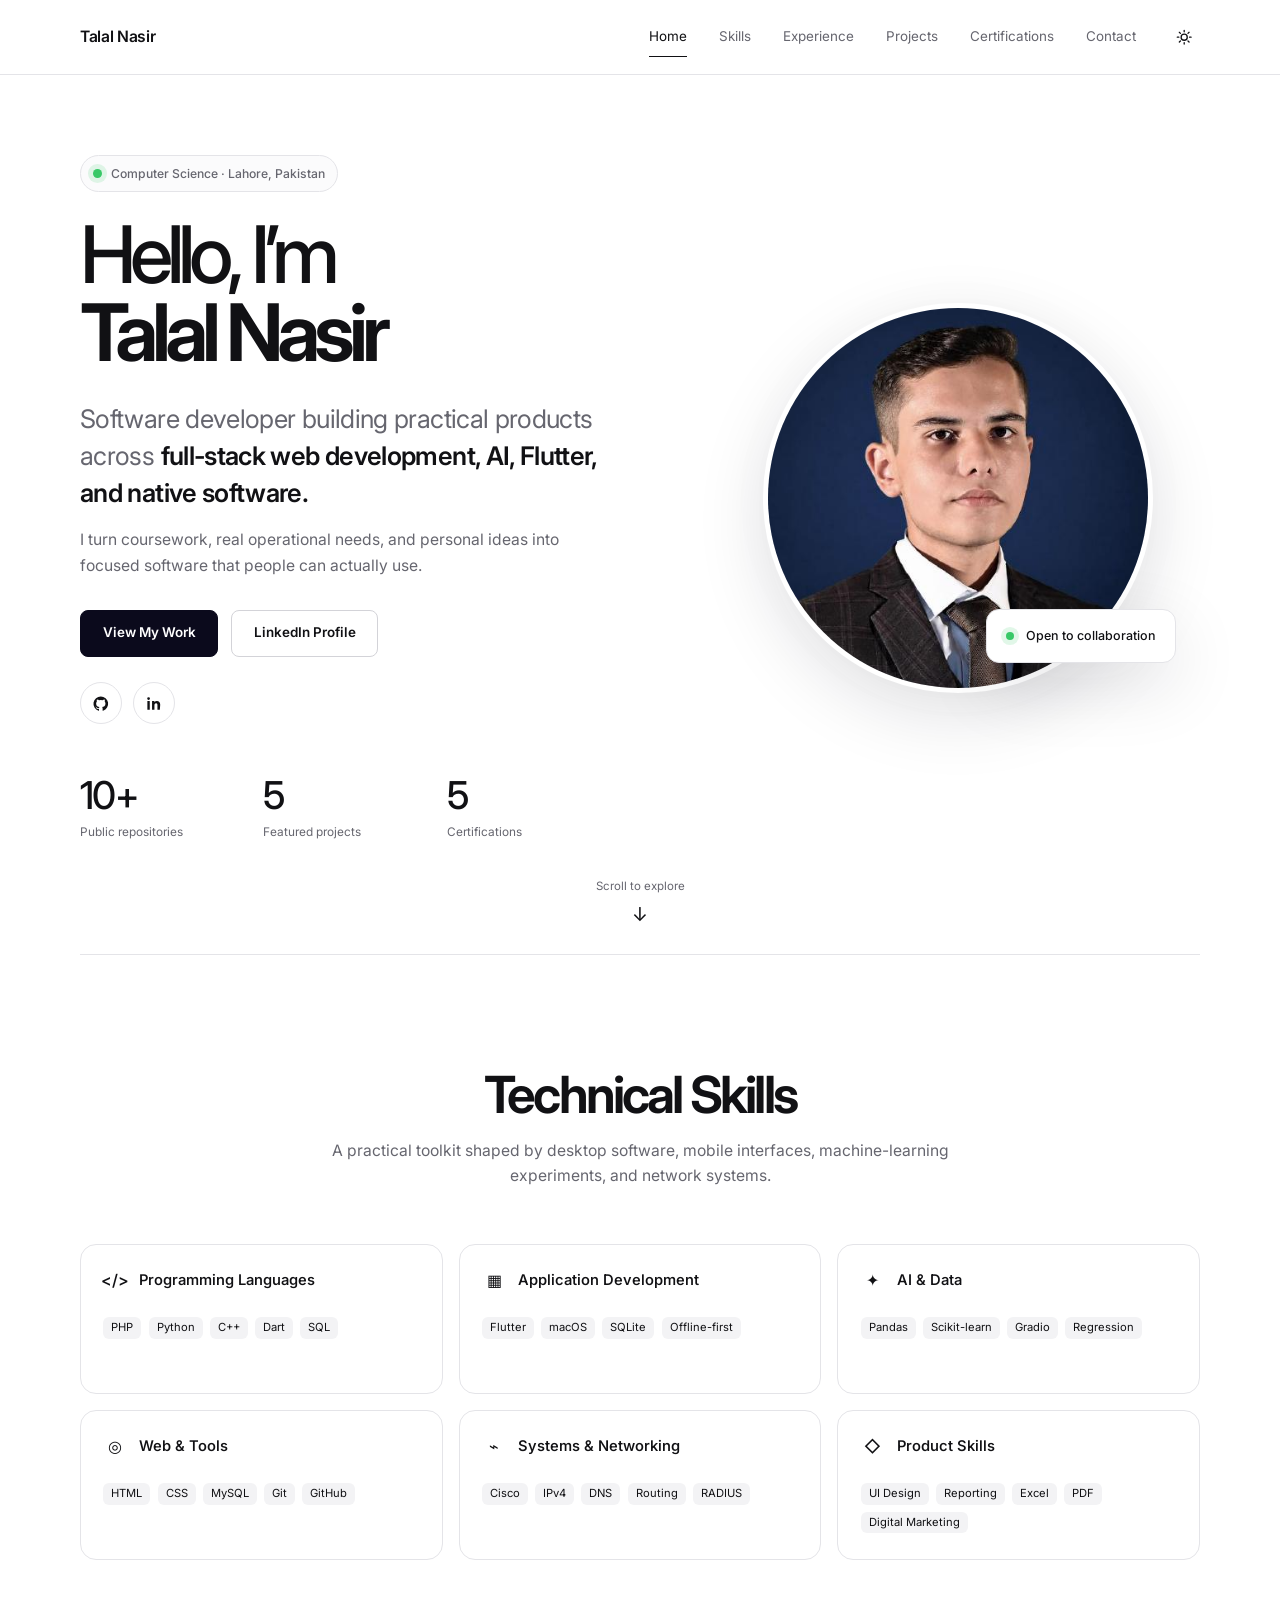
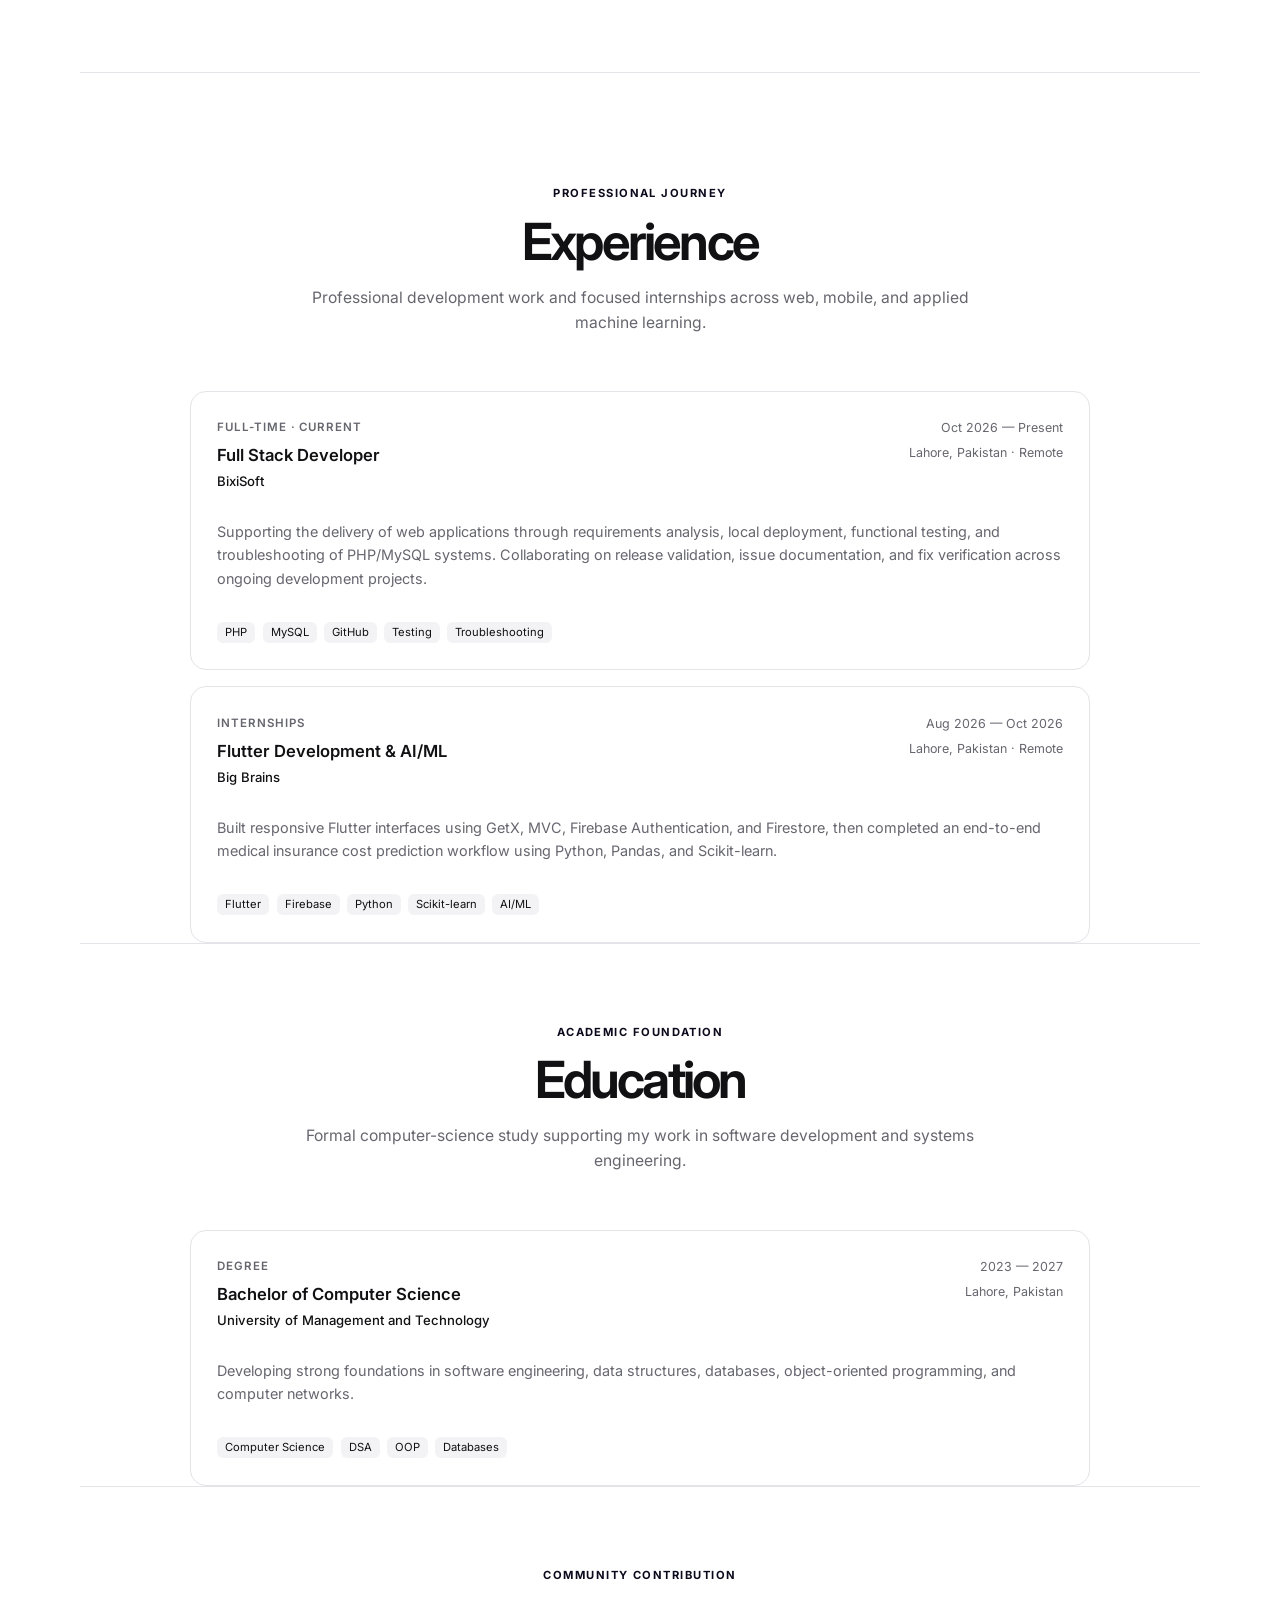
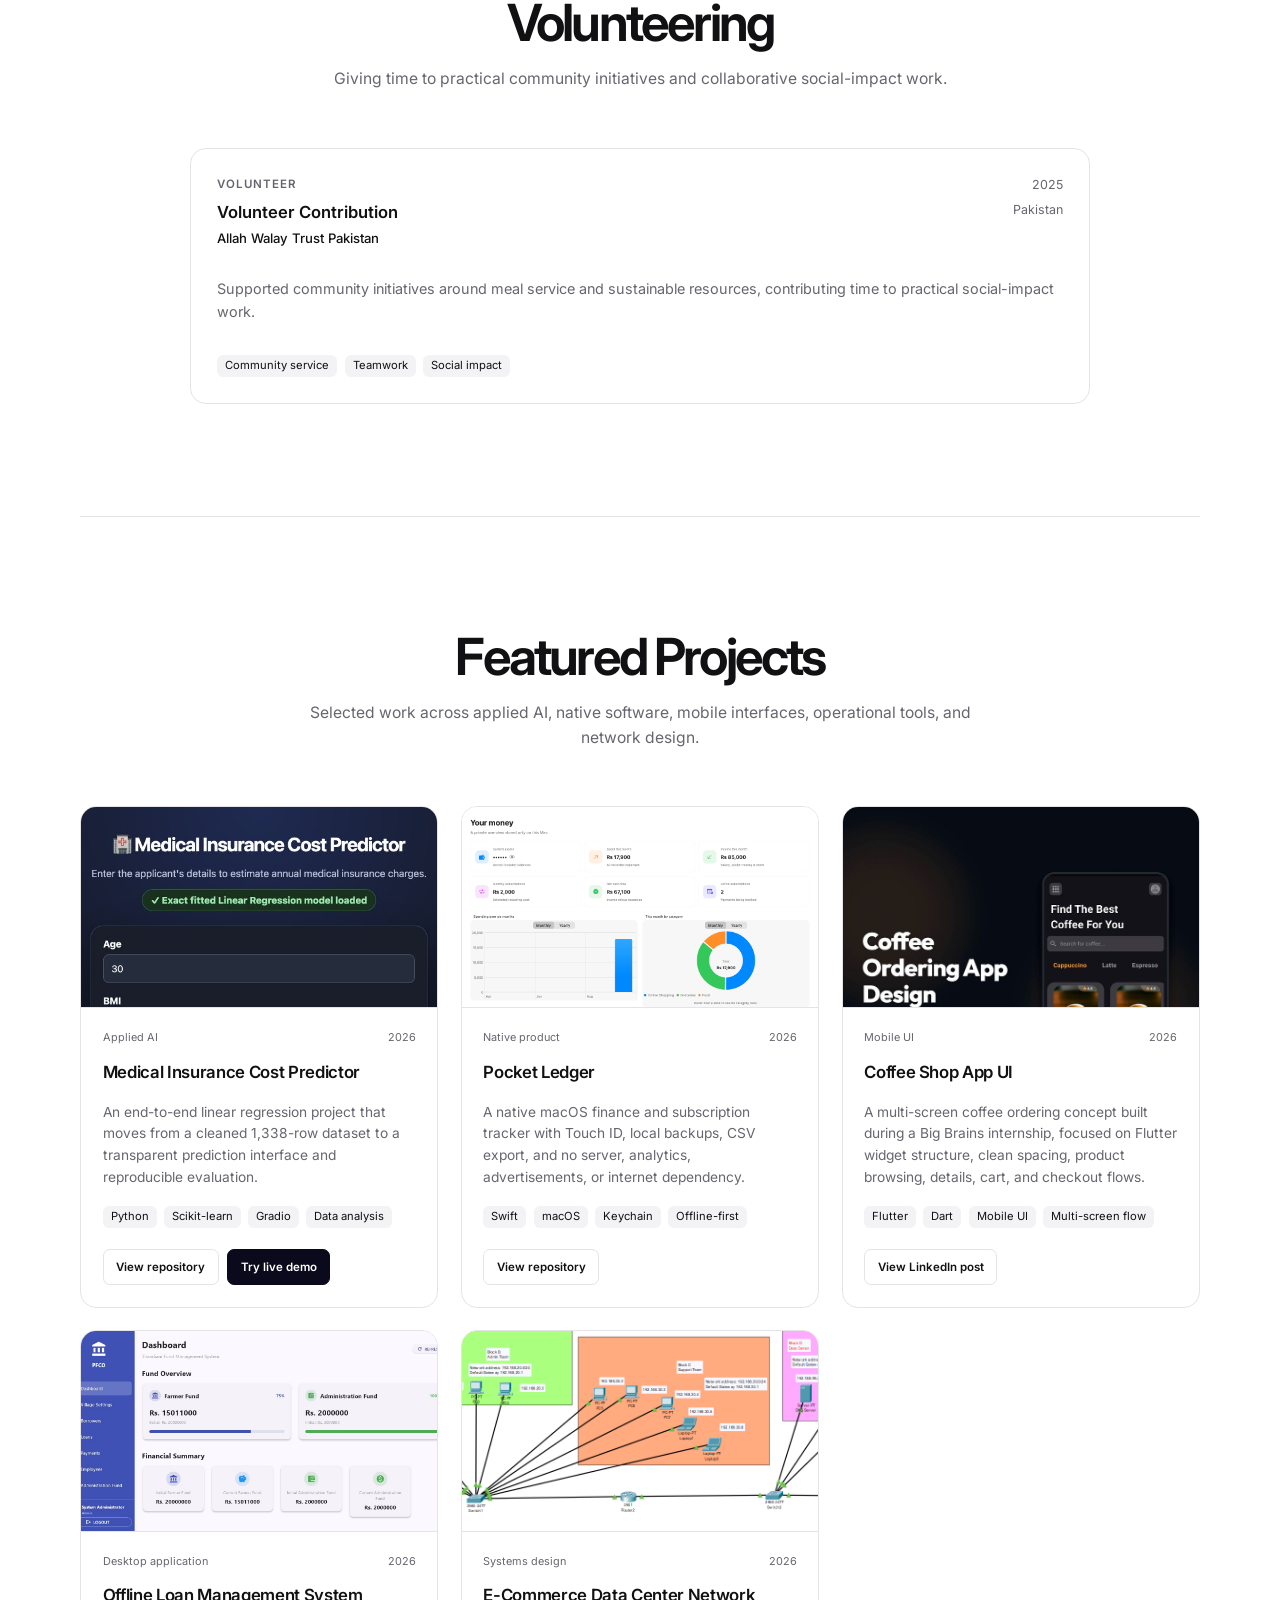
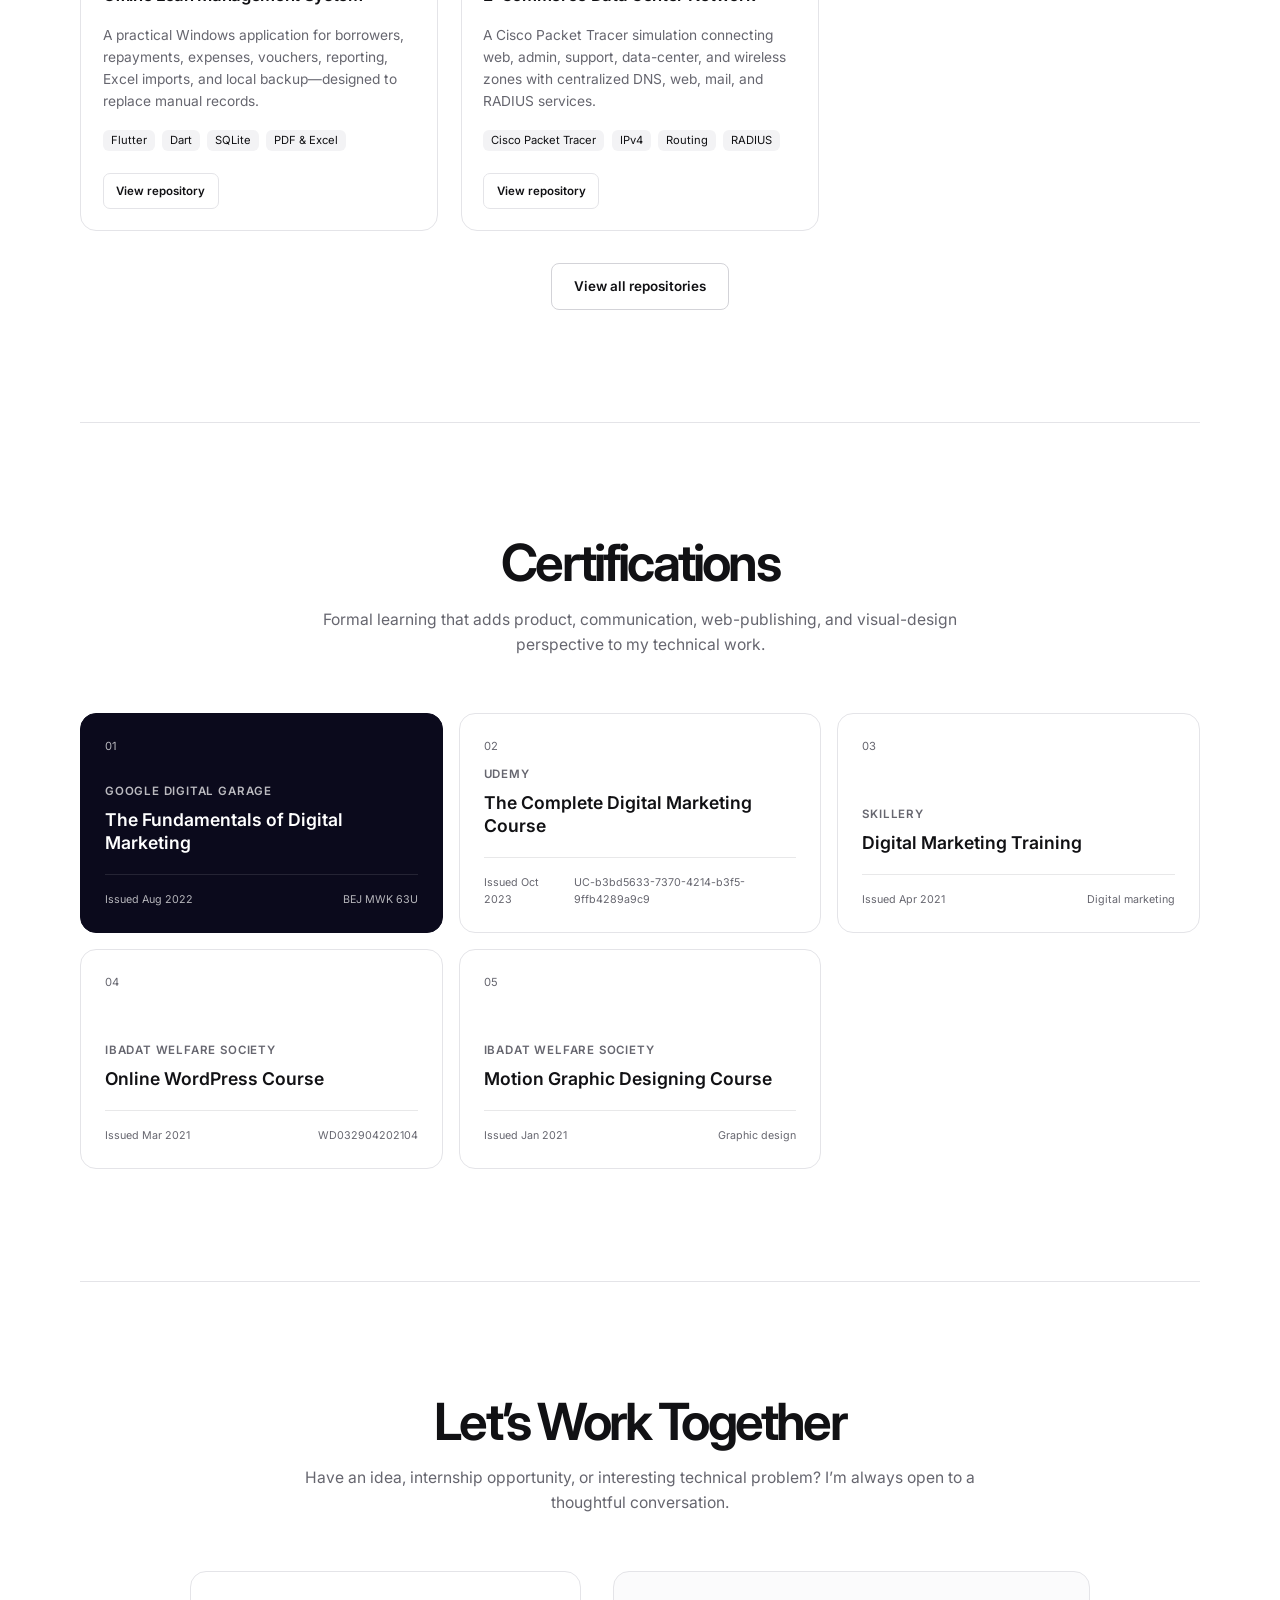
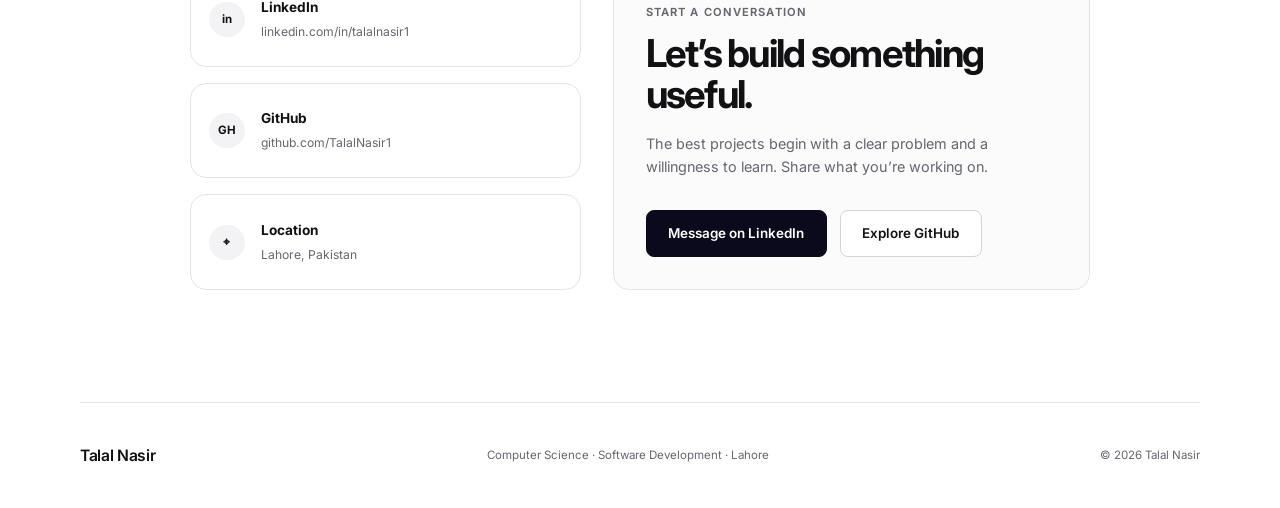
<file: index.html>
<!doctype html>
<html lang="en">
  <head>
    <meta charset="utf-8" />
    <meta name="viewport" content="width=device-width, initial-scale=1" />
    <meta name="description" content="Talal Nasir is a computer science student and software developer building practical AI, Flutter, macOS, and systems projects." />
    <meta name="theme-color" content="#ffffff" />
    <title>Talal Nasir · Software Developer</title>
    <link rel="preconnect" href="https://fonts.googleapis.com" />
    <link rel="preconnect" href="https://fonts.gstatic.com" crossorigin />
    <link href="https://fonts.googleapis.com/css2?family=Inter:wght@400;500;600;700&display=swap" rel="stylesheet" />
    <link rel="icon" href="assets/favicon.svg" type="image/svg+xml" />
    <link rel="stylesheet" href="styles.css" />
    <script src="script.js" defer></script>
  </head>
  <body>
    <a class="skip-link" href="#main">Skip to content</a>

    <header class="site-header" data-header>
      <div class="nav-shell">
        <a class="brand" href="#home" aria-label="Talal Nasir, home">Talal Nasir</a>
        <button class="menu-toggle" type="button" aria-expanded="false" aria-controls="site-nav">
          <span></span><span></span><span></span><span class="sr-only">Toggle navigation</span>
        </button>
        <nav class="site-nav" id="site-nav" aria-label="Primary navigation">
          <a href="#home">Home</a>
          <a href="#skills">Skills</a>
          <a href="#experience">Experience</a>
          <a href="#projects">Projects</a>
          <a href="#certifications">Certifications</a>
          <a href="#contact">Contact</a>
          <button class="theme-toggle" type="button" aria-label="Switch to dark theme" data-theme-toggle>
            <svg aria-hidden="true" viewBox="0 0 24 24"><path d="M12 3v2m0 14v2M3 12h2m14 0h2M5.64 5.64l1.42 1.42m9.88 9.88 1.42 1.42m0-12.72-1.42 1.42M7.06 16.94l-1.42 1.42M16 12a4 4 0 1 1-8 0 4 4 0 0 1 8 0Z"/></svg>
          </button>
        </nav>
      </div>
    </header>

    <main id="main">
      <section class="hero section" id="home" aria-labelledby="hero-title">
        <div class="hero-copy reveal">
          <p class="availability"><span></span> Computer Science · Lahore, Pakistan</p>
          <h1 id="hero-title">Hello, I’m<br /><strong>Talal Nasir</strong></h1>
          <p class="hero-lead">Software developer building practical products across <b>full-stack web development, AI, Flutter, and native software.</b></p>
          <p class="hero-note">I turn coursework, real operational needs, and personal ideas into focused software that people can actually use.</p>
          <div class="hero-actions">
            <a class="button button-primary" href="#projects">View My Work</a>
            <a class="button button-secondary" href="https://www.linkedin.com/in/talalnasir1/" target="_blank" rel="noreferrer">LinkedIn Profile</a>
          </div>
          <div class="social-links" aria-label="Social profiles">
            <a href="https://github.com/TalalNasir1" target="_blank" rel="noreferrer" aria-label="GitHub profile">
              <svg aria-hidden="true" viewBox="0 0 24 24"><path d="M12 2a10 10 0 0 0-3.16 19.49c.5.09.68-.22.68-.48v-1.87c-2.78.6-3.37-1.18-3.37-1.18-.45-1.16-1.11-1.47-1.11-1.47-.91-.62.07-.61.07-.61 1 .07 1.53 1.03 1.53 1.03.9 1.53 2.34 1.09 2.91.83.09-.65.35-1.09.64-1.34-2.22-.25-4.56-1.11-4.56-4.94 0-1.09.39-1.98 1.03-2.68-.1-.25-.45-1.27.1-2.64 0 0 .84-.27 2.75 1.02A9.58 9.58 0 0 1 12 6.82a9.6 9.6 0 0 1 2.5.34c1.9-1.29 2.74-1.02 2.74-1.02.55 1.37.2 2.39.1 2.64.64.7 1.03 1.59 1.03 2.68 0 3.84-2.34 4.68-4.57 4.93.36.31.68.92.68 1.86v2.76c0 .27.18.58.69.48A10 10 0 0 0 12 2Z"/></svg>
            </a>
            <a href="https://www.linkedin.com/in/talalnasir1/" target="_blank" rel="noreferrer" aria-label="LinkedIn profile">
              <svg aria-hidden="true" viewBox="0 0 24 24"><path d="M6.5 8.25H3.25V20H6.5V8.25ZM4.88 3A1.88 1.88 0 1 0 4.9 6.76 1.88 1.88 0 0 0 4.88 3ZM20.75 13.26c0-3.54-1.89-5.18-4.41-5.18a3.82 3.82 0 0 0-3.47 1.9V8.25H9.62V20h3.25v-5.82c0-1.53.29-3.02 2.2-3.02 1.88 0 1.9 1.76 1.9 3.12V20h3.25l.53-6.74Z"/></svg>
            </a>
          </div>
          <dl class="hero-stats" aria-label="Portfolio facts">
            <div><dt>10+</dt><dd>Public repositories</dd></div>
            <div><dt>5</dt><dd>Featured projects</dd></div>
            <div><dt>5</dt><dd>Certifications</dd></div>
          </dl>
        </div>

        <div class="portrait-wrap reveal">
          <div class="portrait-halo"></div>
          <div class="portrait-frame">
            <img src="assets/talal-nasir.jpg" alt="Portrait of Talal Nasir" width="500" height="500" />
          </div>
          <div class="portrait-status"><span></span> Open to collaboration</div>
        </div>
        <a class="scroll-cue" href="#skills">Scroll to explore <span>↓</span></a>
      </section>

      <section class="section section-block" id="skills" aria-labelledby="skills-title">
        <div class="section-heading reveal">
          <h2 id="skills-title">Technical Skills</h2>
          <p>A practical toolkit shaped by desktop software, mobile interfaces, machine-learning experiments, and network systems.</p>
        </div>
        <div class="skill-grid">
          <article class="skill-card reveal"><h3><span>&lt;/&gt;</span> Programming Languages</h3><ul><li>PHP</li><li>Python</li><li>C++</li><li>Dart</li><li>SQL</li></ul></article>
          <article class="skill-card reveal"><h3><span>▦</span> Application Development</h3><ul><li>Flutter</li><li>macOS</li><li>SQLite</li><li>Offline-first</li></ul></article>
          <article class="skill-card reveal"><h3><span>✦</span> AI &amp; Data</h3><ul><li>Pandas</li><li>Scikit-learn</li><li>Gradio</li><li>Regression</li></ul></article>
          <article class="skill-card reveal"><h3><span>◎</span> Web &amp; Tools</h3><ul><li>HTML</li><li>CSS</li><li>MySQL</li><li>Git</li><li>GitHub</li></ul></article>
          <article class="skill-card reveal"><h3><span>⌁</span> Systems &amp; Networking</h3><ul><li>Cisco</li><li>IPv4</li><li>DNS</li><li>Routing</li><li>RADIUS</li></ul></article>
          <article class="skill-card reveal"><h3><span>◇</span> Product Skills</h3><ul><li>UI Design</li><li>Reporting</li><li>Excel</li><li>PDF</li><li>Digital Marketing</li></ul></article>
        </div>
      </section>

      <section class="section section-block journey-section" id="journey" aria-label="Experience, education, and volunteering">
        <section class="journey-group" id="experience" aria-labelledby="experience-title">
          <div class="section-heading reveal">
            <p class="section-kicker">Professional journey</p>
            <h2 id="experience-title">Experience</h2>
            <p>Professional development work and focused internships across web, mobile, and applied machine learning.</p>
          </div>
          <div class="journey-list">
            <article class="journey-card reveal">
              <div><p class="journey-label">Full-time · Current</p><h3>Full Stack Developer</h3><strong>BixiSoft</strong></div>
              <div class="journey-meta"><span>Oct 2026 — Present</span><span>Lahore, Pakistan · Remote</span></div>
              <p class="journey-copy">Supporting the delivery of web applications through requirements analysis, local deployment, functional testing, and troubleshooting of PHP/MySQL systems. Collaborating on release validation, issue documentation, and fix verification across ongoing development projects.</p>
              <ul class="tag-list"><li>PHP</li><li>MySQL</li><li>GitHub</li><li>Testing</li><li>Troubleshooting</li></ul>
            </article>
            <article class="journey-card reveal">
              <div><p class="journey-label">Internships</p><h3>Flutter Development &amp; AI/ML</h3><strong>Big Brains</strong></div>
              <div class="journey-meta"><span>Aug 2026 — Oct 2026</span><span>Lahore, Pakistan · Remote</span></div>
              <p class="journey-copy">Built responsive Flutter interfaces using GetX, MVC, Firebase Authentication, and Firestore, then completed an end-to-end medical insurance cost prediction workflow using Python, Pandas, and Scikit-learn.</p>
              <ul class="tag-list"><li>Flutter</li><li>Firebase</li><li>Python</li><li>Scikit-learn</li><li>AI/ML</li></ul>
            </article>
          </div>
        </section>

        <section class="journey-group" id="education" aria-labelledby="education-title">
          <div class="section-heading reveal">
            <p class="section-kicker">Academic foundation</p>
            <h2 id="education-title">Education</h2>
            <p>Formal computer-science study supporting my work in software development and systems engineering.</p>
          </div>
          <div class="journey-list">
            <article class="journey-card reveal">
              <div><p class="journey-label">Degree</p><h3>Bachelor of Computer Science</h3><strong>University of Management and Technology</strong></div>
              <div class="journey-meta"><span>2023 — 2027</span><span>Lahore, Pakistan</span></div>
              <p class="journey-copy">Developing strong foundations in software engineering, data structures, databases, object-oriented programming, and computer networks.</p>
              <ul class="tag-list"><li>Computer Science</li><li>DSA</li><li>OOP</li><li>Databases</li></ul>
            </article>
          </div>
        </section>

        <section class="journey-group" id="volunteering" aria-labelledby="volunteering-title">
          <div class="section-heading reveal">
            <p class="section-kicker">Community contribution</p>
            <h2 id="volunteering-title">Volunteering</h2>
            <p>Giving time to practical community initiatives and collaborative social-impact work.</p>
          </div>
          <div class="journey-list">
            <article class="journey-card reveal">
              <div><p class="journey-label">Volunteer</p><h3>Volunteer Contribution</h3><strong>Allah Walay Trust Pakistan</strong></div>
              <div class="journey-meta"><span>2025</span><span>Pakistan</span></div>
              <p class="journey-copy">Supported community initiatives around meal service and sustainable resources, contributing time to practical social-impact work.</p>
              <ul class="tag-list"><li>Community service</li><li>Teamwork</li><li>Social impact</li></ul>
            </article>
          </div>
        </section>
      </section>

      <section class="section section-block" id="projects" aria-labelledby="projects-title">
        <div class="section-heading reveal"><h2 id="projects-title">Featured Projects</h2><p>Selected work across applied AI, native software, mobile interfaces, operational tools, and network design.</p></div>
        <div class="project-grid" data-project-grid aria-live="polite"></div>
        <noscript><p class="content-notice">Enable JavaScript to view the project collection.</p></noscript>
        <div class="center-link reveal"><a class="button button-secondary" href="https://github.com/TalalNasir1?tab=repositories" target="_blank" rel="noreferrer">View all repositories</a></div>
      </section>

      <section class="section section-block" id="certifications" aria-labelledby="certifications-title">
        <div class="section-heading reveal"><h2 id="certifications-title">Certifications</h2><p>Formal learning that adds product, communication, web-publishing, and visual-design perspective to my technical work.</p></div>
        <div class="credential-grid" data-credential-grid aria-live="polite"></div>
        <noscript><p class="content-notice">Enable JavaScript to view certifications.</p></noscript>
      </section>

      <section class="section section-block contact-section" id="contact" aria-labelledby="contact-title">
        <div class="section-heading reveal"><h2 id="contact-title">Let’s Work Together</h2><p>Have an idea, internship opportunity, or interesting technical problem? I’m always open to a thoughtful conversation.</p></div>
        <div class="contact-grid">
          <div class="contact-list reveal">
            <a class="contact-card" href="https://www.linkedin.com/in/talalnasir1/" target="_blank" rel="noreferrer"><span class="contact-icon">in</span><span><b>LinkedIn</b><small>linkedin.com/in/talalnasir1</small></span></a>
            <a class="contact-card" href="https://github.com/TalalNasir1" target="_blank" rel="noreferrer"><span class="contact-icon">GH</span><span><b>GitHub</b><small>github.com/TalalNasir1</small></span></a>
            <div class="contact-card"><span class="contact-icon">⌖</span><span><b>Location</b><small>Lahore, Pakistan</small></span></div>
          </div>
          <aside class="contact-cta reveal">
            <p class="eyebrow">Start a conversation</p>
            <h3>Let’s build something useful.</h3>
            <p>The best projects begin with a clear problem and a willingness to learn. Share what you’re working on.</p>
            <div class="contact-actions"><a class="button button-primary" href="https://www.linkedin.com/in/talalnasir1/" target="_blank" rel="noreferrer">Message on LinkedIn</a><a class="button button-secondary" href="https://github.com/TalalNasir1" target="_blank" rel="noreferrer">Explore GitHub</a></div>
          </aside>
        </div>
      </section>
    </main>

    <footer class="site-footer"><a class="brand" href="#home">Talal Nasir</a><p>Computer Science · Software Development · Lahore</p><p>© <span data-year></span> Talal Nasir</p></footer>
  </body>
</html>
</file>
<file: styles.css>
:root {
  color-scheme: light;
  --bg: #ffffff;
  --surface: #fbfbfc;
  --surface-strong: #f3f3f5;
  --text: #111114;
  --muted: #66666f;
  --line: #e4e4e8;
  --line-strong: #d3d3d8;
  --accent: #0b0a1c;
  --accent-text: #ffffff;
  --success: #38c867;
  --shadow: 0 22px 70px rgba(20, 20, 32, 0.12);
  --max: 1120px;
  --radius: 16px;
}

[data-theme="dark"] {
  color-scheme: dark;
  --bg: #0b0b0d;
  --surface: #111114;
  --surface-strong: #1a1a1f;
  --text: #f6f6f8;
  --muted: #a4a4ad;
  --line: #29292f;
  --line-strong: #393940;
  --accent: #f7f7fa;
  --accent-text: #111114;
  --shadow: 0 24px 70px rgba(0, 0, 0, 0.45);
}

*, *::before, *::after { box-sizing: border-box; }
html { scroll-behavior: smooth; scroll-padding-top: 84px; }
body { margin: 0; min-width: 320px; overflow-x: hidden; color: var(--text); background: var(--bg); font-family: "Inter", sans-serif; font-size: 1rem; line-height: 1.6; -webkit-font-smoothing: antialiased; transition: color .25s ease, background .25s ease; }
body.menu-open { overflow: hidden; }
a { color: inherit; text-decoration: none; }
img { display: block; max-width: 100%; }
button { color: inherit; font: inherit; }
button, a { -webkit-tap-highlight-color: transparent; }
::selection { color: var(--accent-text); background: var(--accent); }

.sr-only { position: absolute; width: 1px; height: 1px; padding: 0; margin: -1px; overflow: hidden; clip: rect(0,0,0,0); white-space: nowrap; border: 0; }
.skip-link { position: fixed; top: 1rem; left: 1rem; z-index: 999; padding: .7rem 1rem; color: var(--accent-text); background: var(--accent); border-radius: 10px; transform: translateY(-180%); }
.skip-link:focus { transform: none; }

.site-header { position: sticky; top: 0; z-index: 100; background: color-mix(in srgb, var(--bg) 92%, transparent); border-bottom: 1px solid var(--line); backdrop-filter: blur(16px); }
.nav-shell { display: flex; width: min(calc(100% - 2rem), var(--max)); min-height: 74px; align-items: center; justify-content: space-between; margin: 0 auto; }
.brand { font-size: .98rem; font-weight: 600; letter-spacing: -.02em; }
.site-nav { display: flex; align-items: center; gap: 2rem; }
.site-nav > a { position: relative; color: var(--muted); font-size: .84rem; transition: color .2s ease; }
.site-nav > a::after { position: absolute; right: 0; bottom: -.55rem; left: 0; height: 1px; content: ""; background: var(--text); transform: scaleX(0); transition: transform .2s ease; }
.site-nav > a:hover, .site-nav > a:focus-visible, .site-nav > a.is-active { color: var(--text); }
.site-nav > a.is-active::after { transform: scaleX(1); }
.theme-toggle, .menu-toggle { display: grid; place-items: center; background: transparent; border: 0; cursor: pointer; }
.theme-toggle { width: 2rem; height: 2rem; border-radius: 50%; }
.theme-toggle:hover { background: var(--surface-strong); }
.theme-toggle svg { width: 1.15rem; fill: none; stroke: currentColor; stroke-width: 1.7; stroke-linecap: round; stroke-linejoin: round; }
.menu-toggle { display: none; }

.section { width: min(calc(100% - 2rem), var(--max)); margin: 0 auto; }
.hero { position: relative; display: grid; min-height: calc(100svh - 74px); grid-template-columns: minmax(0, 1.05fr) minmax(340px, .95fr); gap: clamp(3rem, 8vw, 7rem); align-items: center; padding: 5rem 0 7rem; }
.availability { display: inline-flex; align-items: center; gap: .55rem; margin: 0 0 1.5rem; padding: .48rem .76rem; color: var(--muted); background: var(--surface); border: 1px solid var(--line); border-radius: 999px; font-size: .76rem; font-weight: 500; }
.availability span, .portrait-status span { width: .55rem; height: .55rem; background: var(--success); border-radius: 50%; box-shadow: 0 0 0 5px color-mix(in srgb, var(--success) 15%, transparent); }
.hero h1 { margin: 0; font-size: clamp(3.5rem, 6.2vw, 5.75rem); font-weight: 500; line-height: .98; letter-spacing: -.075em; }
.hero h1 strong { font-weight: 650; }
.hero-lead { max-width: 660px; margin: 1.8rem 0 0; color: var(--muted); font-size: clamp(1.25rem, 2vw, 1.62rem); line-height: 1.45; letter-spacing: -.025em; }
.hero-lead b { color: var(--text); font-weight: 600; }
.hero-note { max-width: 600px; margin: 1rem 0 0; color: var(--muted); font-size: .98rem; }
.hero-actions, .contact-actions { display: flex; flex-wrap: wrap; gap: .8rem; margin-top: 2rem; }
.button { display: inline-flex; min-height: 46px; align-items: center; justify-content: center; padding: .74rem 1.35rem; border: 1px solid var(--line-strong); border-radius: 8px; font-size: .84rem; font-weight: 600; transition: transform .2s ease, box-shadow .2s ease, background .2s ease; }
.button:hover { transform: translateY(-2px); box-shadow: 0 10px 24px rgba(20,20,30,.1); }
.button-primary { color: var(--accent-text); background: var(--accent); border-color: var(--accent); }
.button-secondary { background: var(--bg); }
.social-links { display: flex; gap: .7rem; margin-top: 1.6rem; }
.social-links a { display: grid; width: 42px; height: 42px; place-items: center; border: 1px solid var(--line); border-radius: 50%; transition: transform .2s ease, background .2s ease; }
.social-links a:hover { background: var(--surface-strong); transform: translateY(-2px); }
.social-links svg { width: 1.1rem; fill: currentColor; }
.hero-stats { display: grid; max-width: 560px; grid-template-columns: repeat(3, 1fr); gap: 1rem; margin: 3.2rem 0 0; }
.hero-stats div { min-width: 0; }
.hero-stats dt { font-size: clamp(1.75rem, 3vw, 2.45rem); font-weight: 500; line-height: 1; letter-spacing: -.045em; }
.hero-stats dd { margin: .55rem 0 0; color: var(--muted); font-size: .74rem; }
.portrait-wrap { position: relative; justify-self: center; }
.portrait-halo { position: absolute; inset: -7%; background: radial-gradient(circle, color-mix(in srgb, var(--text) 8%, transparent), transparent 68%); filter: blur(18px); }
.portrait-frame { position: relative; width: min(38vw, 390px); overflow: hidden; aspect-ratio: 1; background: #e9e9ec; border: 5px solid var(--bg); border-radius: 50%; box-shadow: var(--shadow); }
.portrait-frame img { width: 100%; height: 100%; object-fit: cover; }
.portrait-status { position: absolute; right: -1.4rem; bottom: 1.9rem; display: flex; align-items: center; gap: .75rem; padding: 1rem 1.15rem; background: var(--bg); border: 1px solid var(--line); border-radius: 13px; box-shadow: var(--shadow); font-size: .78rem; font-weight: 500; }
.scroll-cue { position: absolute; bottom: 1.5rem; left: 50%; display: flex; flex-direction: column; align-items: center; gap: .2rem; color: var(--muted); font-size: .72rem; transform: translateX(-50%); }
.scroll-cue span { color: var(--text); font-size: 1.2rem; animation: bob 1.8s ease-in-out infinite; }

.section-block { padding: 7rem 0; border-top: 1px solid var(--line); }
.section-heading { max-width: 700px; margin: 0 auto 3.5rem; text-align: center; }
.section-heading h2 { margin: 0; font-size: clamp(2.1rem, 4vw, 3.2rem); font-weight: 650; line-height: 1.08; letter-spacing: -.055em; }
.section-heading p { margin: 1rem auto 0; color: var(--muted); font-size: .98rem; }
.section-heading .section-kicker { margin: 0 0 .65rem; color: var(--accent); font-size: .7rem; font-weight: 700; text-transform: uppercase; letter-spacing: .13em; }

.skill-grid { display: grid; grid-template-columns: repeat(3, minmax(0, 1fr)); gap: 1rem; }
.skill-card { min-height: 150px; padding: 1.4rem; background: var(--bg); border: 1px solid var(--line); border-radius: var(--radius); transition: border-color .2s ease, transform .2s ease, box-shadow .2s ease; }
.skill-card:hover { border-color: var(--line-strong); box-shadow: 0 14px 38px rgba(20,20,30,.07); transform: translateY(-3px); }
.skill-card h3 { display: flex; align-items: center; gap: .75rem; margin: 0; font-size: .92rem; font-weight: 550; }
.skill-card h3 span { display: grid; width: 1.5rem; place-content: center; font-size: 1rem; }
.skill-card ul, .tag-list { display: flex; flex-wrap: wrap; gap: .45rem; margin: 1.5rem 0 0; padding: 0; list-style: none; }
.skill-card li, .tag-list li { padding: .25rem .5rem; color: var(--text); background: var(--surface-strong); border-radius: 6px; font-size: .7rem; line-height: 1.2; }

.journey-section { display: grid; gap: 0; }
.journey-group { scroll-margin-top: 96px; }
.journey-group + .journey-group { padding-top: 5rem; border-top: 1px solid var(--line); }
.journey-list { display: grid; max-width: 900px; gap: 1rem; margin: 0 auto; }
.journey-card { display: grid; grid-template-columns: 1fr auto; gap: 1.5rem 2rem; padding: 1.65rem; background: var(--bg); border: 1px solid var(--line); border-radius: var(--radius); }
.journey-label { margin: 0 0 .35rem; color: var(--muted); font-size: .72rem; font-weight: 600; text-transform: uppercase; letter-spacing: .08em; }
.journey-card h3 { margin: 0; font-size: 1.04rem; font-weight: 600; }
.journey-card strong { display: block; margin-top: .15rem; font-size: .82rem; font-weight: 500; }
.journey-meta { display: flex; flex-direction: column; gap: .3rem; align-items: flex-end; color: var(--muted); font-size: .78rem; }
.journey-copy { grid-column: 1 / -1; margin: .25rem 0 -1rem; color: var(--muted); font-size: .9rem; }
.journey-card .tag-list { grid-column: 1 / -1; }

.project-grid { display: grid; grid-template-columns: repeat(3, minmax(0, 1fr)); gap: 1.4rem; }
.project-card { display: flex; min-width: 0; overflow: hidden; flex-direction: column; background: var(--bg); border: 1px solid var(--line); border-radius: var(--radius); transition: transform .25s ease, box-shadow .25s ease, border-color .25s ease; }
.project-card:hover { border-color: var(--line-strong); box-shadow: 0 18px 44px rgba(20,20,30,.09); transform: translateY(-5px); }
.project-image { display: block; overflow: hidden; aspect-ratio: 16 / 9; background: var(--surface-strong); border-bottom: 1px solid var(--line); }
.project-image img { width: 100%; height: 100%; object-fit: cover; object-position: top; transition: transform .5s ease; }
.project-card:hover .project-image img { transform: scale(1.035); }
.project-content { display: flex; flex: 1; flex-direction: column; padding: 1.35rem; }
.project-meta { display: flex; align-items: center; justify-content: space-between; gap: 1rem; color: var(--muted); font-size: .68rem; }
.project-content h3 { margin: .75rem 0 0; font-size: 1.05rem; font-weight: 600; letter-spacing: -.02em; }
.project-content > p { margin: 1rem 0 0; color: var(--muted); font-size: .86rem; line-height: 1.58; }
.project-content .tag-list { margin-top: 1.1rem; }
.project-links { display: flex; flex-wrap: wrap; gap: .55rem; margin-top: auto; padding-top: 1.35rem; }
.project-links a { padding: .48rem .78rem; background: var(--bg); border: 1px solid var(--line); border-radius: 7px; font-size: .72rem; font-weight: 600; }
.project-links a:last-child:not(:first-child) { color: var(--accent-text); background: var(--accent); border-color: var(--accent); }
.center-link { display: flex; justify-content: center; margin-top: 2rem; }
.content-notice { grid-column: 1 / -1; padding: 2rem; color: var(--muted); text-align: center; border: 1px solid var(--line); border-radius: var(--radius); }

.credential-grid { display: grid; grid-template-columns: repeat(3, minmax(0, 1fr)); gap: 1rem; }
.credential-card { display: flex; min-height: 220px; flex-direction: column; padding: 1.5rem; background: var(--bg); border: 1px solid var(--line); border-radius: var(--radius); }
.credential-card:first-child { color: var(--accent-text); background: var(--accent); border-color: var(--accent); }
.credential-number { color: var(--muted); font-size: .7rem; }
.credential-card:first-child .credential-number, .credential-card:first-child .credential-meta { color: color-mix(in srgb, var(--accent-text) 70%, transparent); }
.credential-issuer { margin: auto 0 .55rem; color: var(--muted); font-size: .72rem; font-weight: 600; text-transform: uppercase; letter-spacing: .07em; }
.credential-card:first-child .credential-issuer { color: color-mix(in srgb, var(--accent-text) 72%, transparent); }
.credential-card h3 { margin: 0; font-size: 1.1rem; font-weight: 600; line-height: 1.3; }
.credential-meta { display: flex; justify-content: space-between; gap: .8rem; margin-top: 1.2rem; padding-top: 1rem; color: var(--muted); border-top: 1px solid color-mix(in srgb, currentColor 15%, transparent); font-size: .67rem; }

.contact-grid { display: grid; max-width: 900px; grid-template-columns: .9fr 1.1fr; gap: 2rem; margin: 0 auto; }
.contact-list { display: grid; gap: 1rem; }
.contact-card { display: flex; min-height: 92px; align-items: center; gap: 1rem; padding: 1.15rem; border: 1px solid var(--line); border-radius: var(--radius); }
a.contact-card:hover { border-color: var(--line-strong); background: var(--surface); }
.contact-icon { display: grid; width: 2.2rem; height: 2.2rem; flex: 0 0 auto; place-items: center; background: var(--surface-strong); border-radius: 50%; font-size: .72rem; font-weight: 700; }
.contact-card b, .contact-card small { display: block; }
.contact-card b { font-size: .85rem; }
.contact-card small { margin-top: .2rem; color: var(--muted); font-size: .76rem; }
.contact-cta { display: flex; min-height: 308px; flex-direction: column; justify-content: center; padding: 2rem; background: var(--surface); border: 1px solid var(--line); border-radius: var(--radius); }
.eyebrow { margin: 0; color: var(--muted); font-size: .7rem; font-weight: 650; text-transform: uppercase; letter-spacing: .1em; }
.contact-cta h3 { margin: .65rem 0 0; font-size: clamp(1.8rem, 3vw, 2.5rem); line-height: 1.08; letter-spacing: -.045em; }
.contact-cta > p:not(.eyebrow) { margin: 1rem 0 0; color: var(--muted); font-size: .9rem; }

.site-footer { display: flex; width: min(calc(100% - 2rem), var(--max)); align-items: center; justify-content: space-between; gap: 1rem; margin: 0 auto; padding: 2.5rem 0; border-top: 1px solid var(--line); }
.site-footer p { margin: 0; color: var(--muted); font-size: .72rem; }

.reveal { opacity: 0; transform: translateY(18px); transition: opacity .65s ease, transform .65s ease; }
.reveal.is-visible { opacity: 1; transform: none; }
@keyframes bob { 0%, 100% { transform: translateY(0); } 50% { transform: translateY(5px); } }

@media (max-width: 980px) {
  .site-nav { gap: 1.25rem; }
  .hero { grid-template-columns: 1fr .8fr; gap: 2.5rem; }
  .hero h1 { font-size: clamp(3.2rem, 8vw, 4.8rem); }
  .portrait-frame { width: min(39vw, 350px); }
  .skill-grid, .project-grid, .credential-grid { grid-template-columns: repeat(2, minmax(0, 1fr)); }
}

@media (max-width: 760px) {
  html { scroll-padding-top: 70px; }
  .nav-shell { min-height: 66px; }
  .menu-toggle { display: grid; width: 2.5rem; height: 2.5rem; align-content: center; gap: .28rem; }
  .menu-toggle > span:not(.sr-only) { display: block; width: 1.05rem; height: 1px; background: currentColor; transition: transform .2s ease, opacity .2s ease; }
  .menu-toggle[aria-expanded="true"] > span:first-child { transform: translateY(.29rem) rotate(45deg); }
  .menu-toggle[aria-expanded="true"] > span:nth-child(2) { opacity: 0; }
  .menu-toggle[aria-expanded="true"] > span:nth-child(3) { transform: translateY(-.29rem) rotate(-45deg); }
  .site-nav { position: fixed; inset: 66px 0 auto; display: grid; gap: 0; padding: 1rem; background: var(--bg); border-bottom: 1px solid var(--line); visibility: hidden; opacity: 0; transform: translateY(-10px); transition: opacity .2s ease, transform .2s ease, visibility .2s; }
  .site-nav.is-open { visibility: visible; opacity: 1; transform: none; }
  .site-nav > a { padding: .8rem; font-size: 1rem; }
  .site-nav > a::after { display: none; }
  .theme-toggle { margin: .5rem 0 .5rem .55rem; }
  .hero { min-height: auto; grid-template-columns: 1fr; padding: 4rem 0 7rem; text-align: center; }
  .hero-copy { display: flex; align-items: center; flex-direction: column; }
  .hero-note { max-width: 560px; }
  .portrait-wrap { grid-row: 1; }
  .portrait-frame { width: min(72vw, 330px); }
  .portrait-status { right: -1rem; }
  .hero-stats { width: 100%; }
  .scroll-cue { bottom: 1rem; }
  .section-block { padding: 5.5rem 0; }
  .journey-card { grid-template-columns: 1fr; gap: .8rem; }
  .journey-meta { align-items: flex-start; }
  .journey-copy, .journey-card .tag-list { grid-column: auto; }
  .journey-copy { margin: .25rem 0 -1rem; }
  .contact-grid { grid-template-columns: 1fr; }
  .site-footer { flex-direction: column; text-align: center; }
}

@media (max-width: 560px) {
  .section, .nav-shell, .site-footer { width: min(calc(100% - 1.5rem), var(--max)); }
  .hero h1 { font-size: clamp(3rem, 15vw, 4.4rem); }
  .hero-lead { font-size: 1.15rem; }
  .hero-actions, .contact-actions { width: 100%; }
  .hero-actions .button, .contact-actions .button { width: 100%; }
  .hero-stats { gap: .5rem; }
  .hero-stats dt { font-size: 1.8rem; }
  .hero-stats dd { font-size: .62rem; }
  .skill-grid, .project-grid, .credential-grid { grid-template-columns: 1fr; }
  .credential-card { min-height: 200px; }
  .contact-card small { overflow-wrap: anywhere; }
}

@media (prefers-reduced-motion: reduce) {
  html { scroll-behavior: auto; }
  *, *::before, *::after { animation-duration: .01ms !important; animation-iteration-count: 1 !important; transition-duration: .01ms !important; }
  .reveal { opacity: 1; transform: none; }
}
</file>
